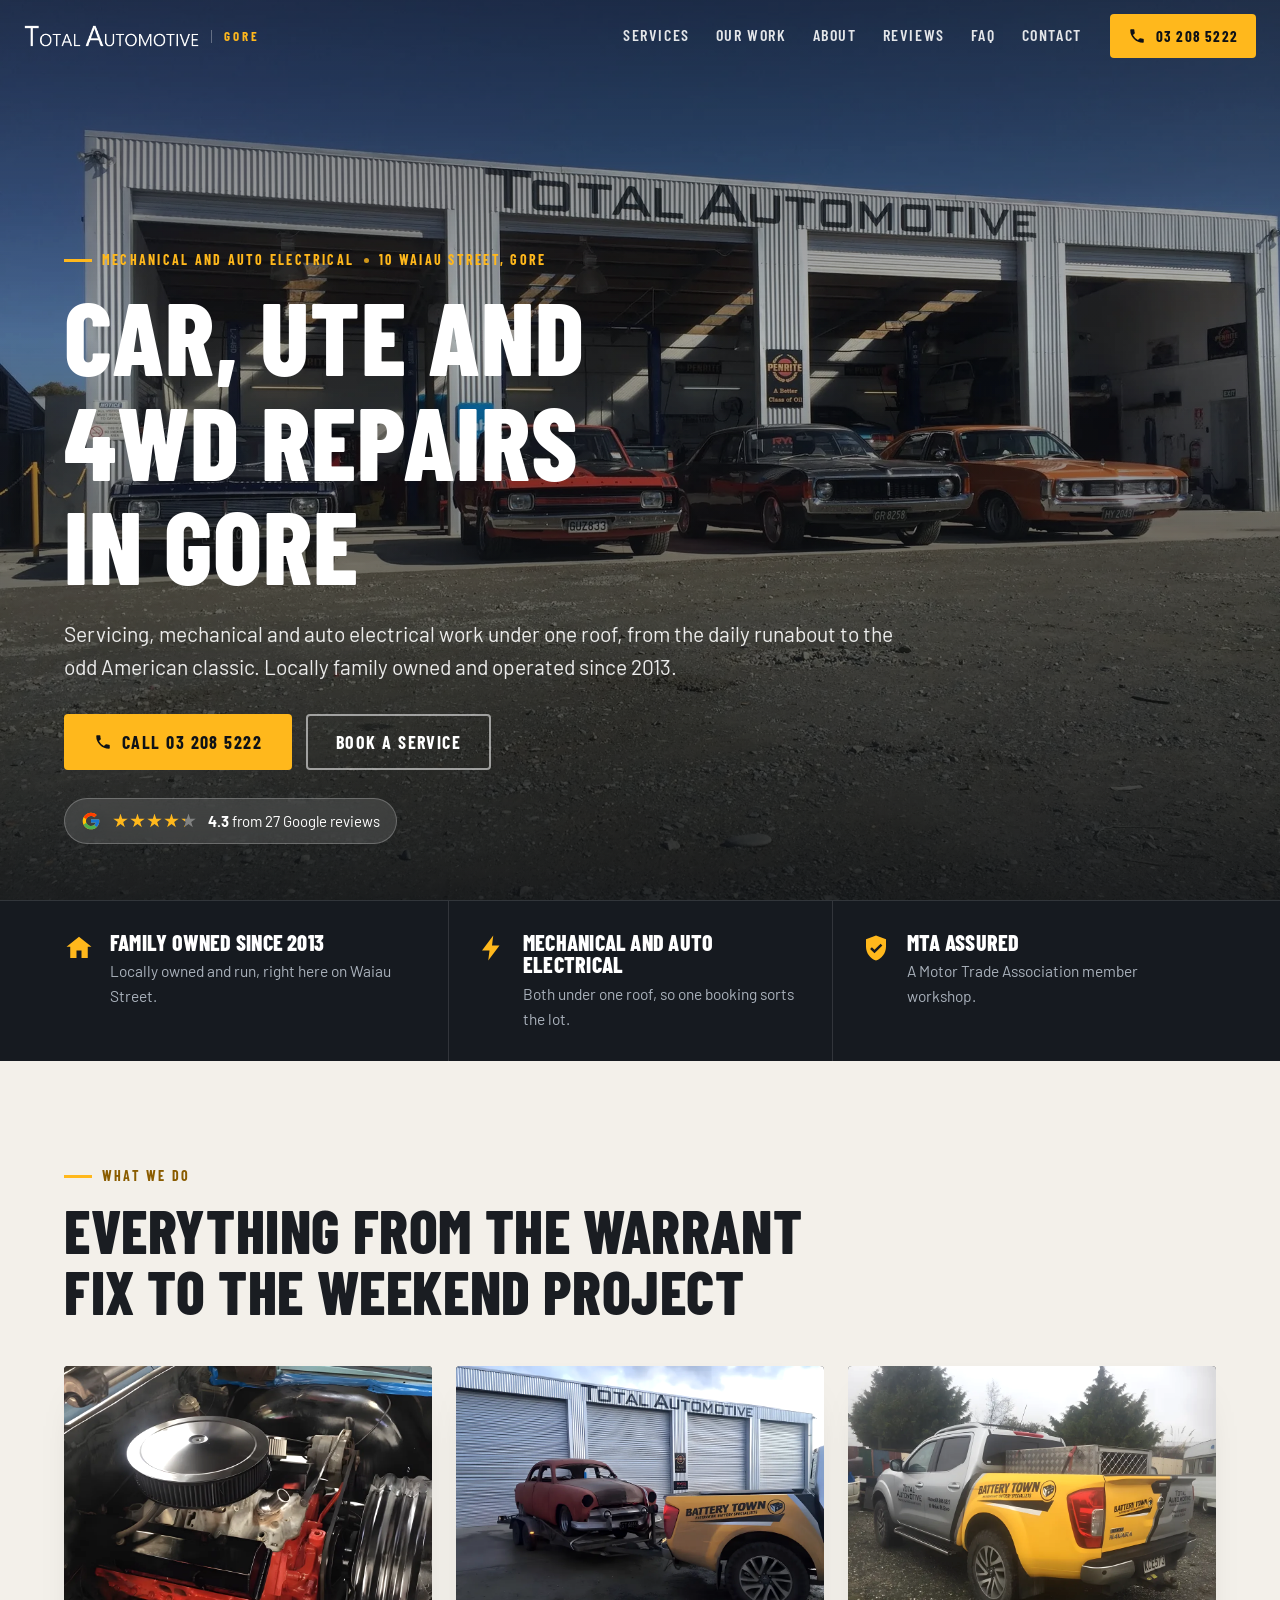
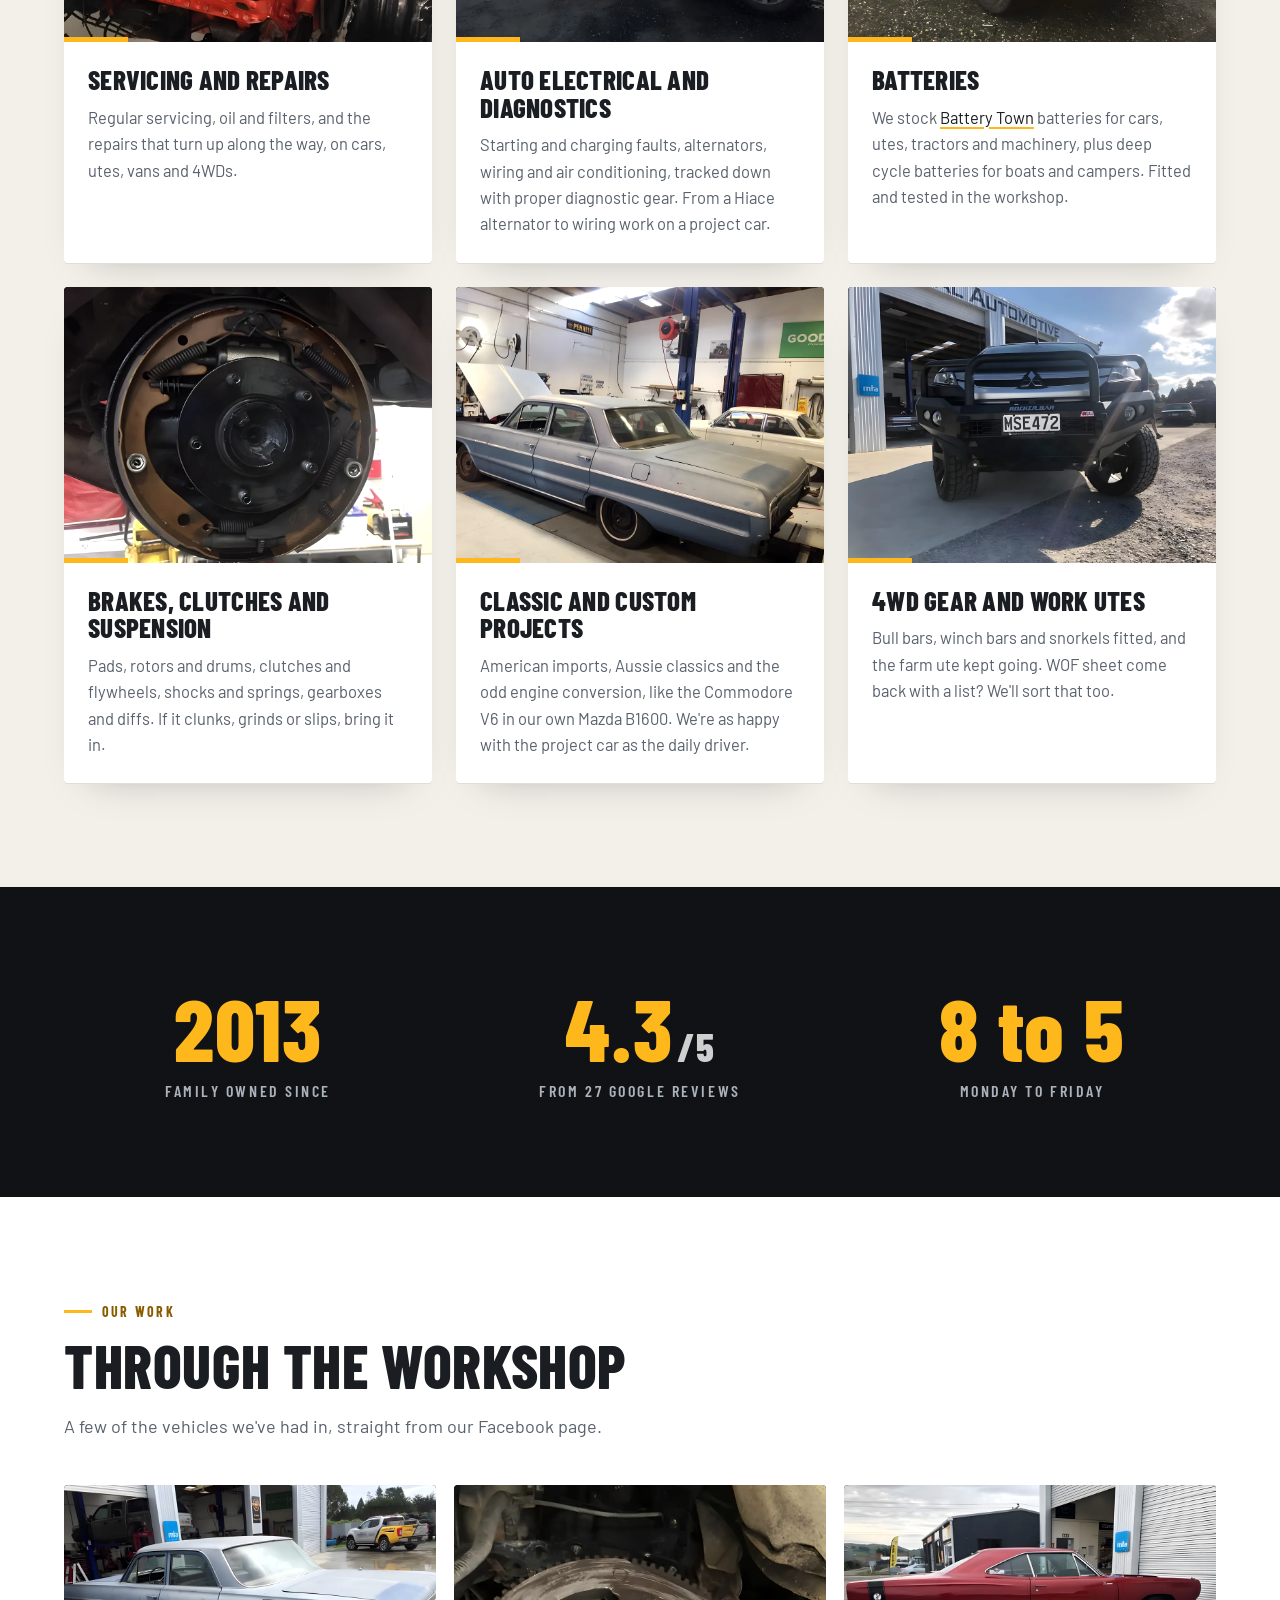
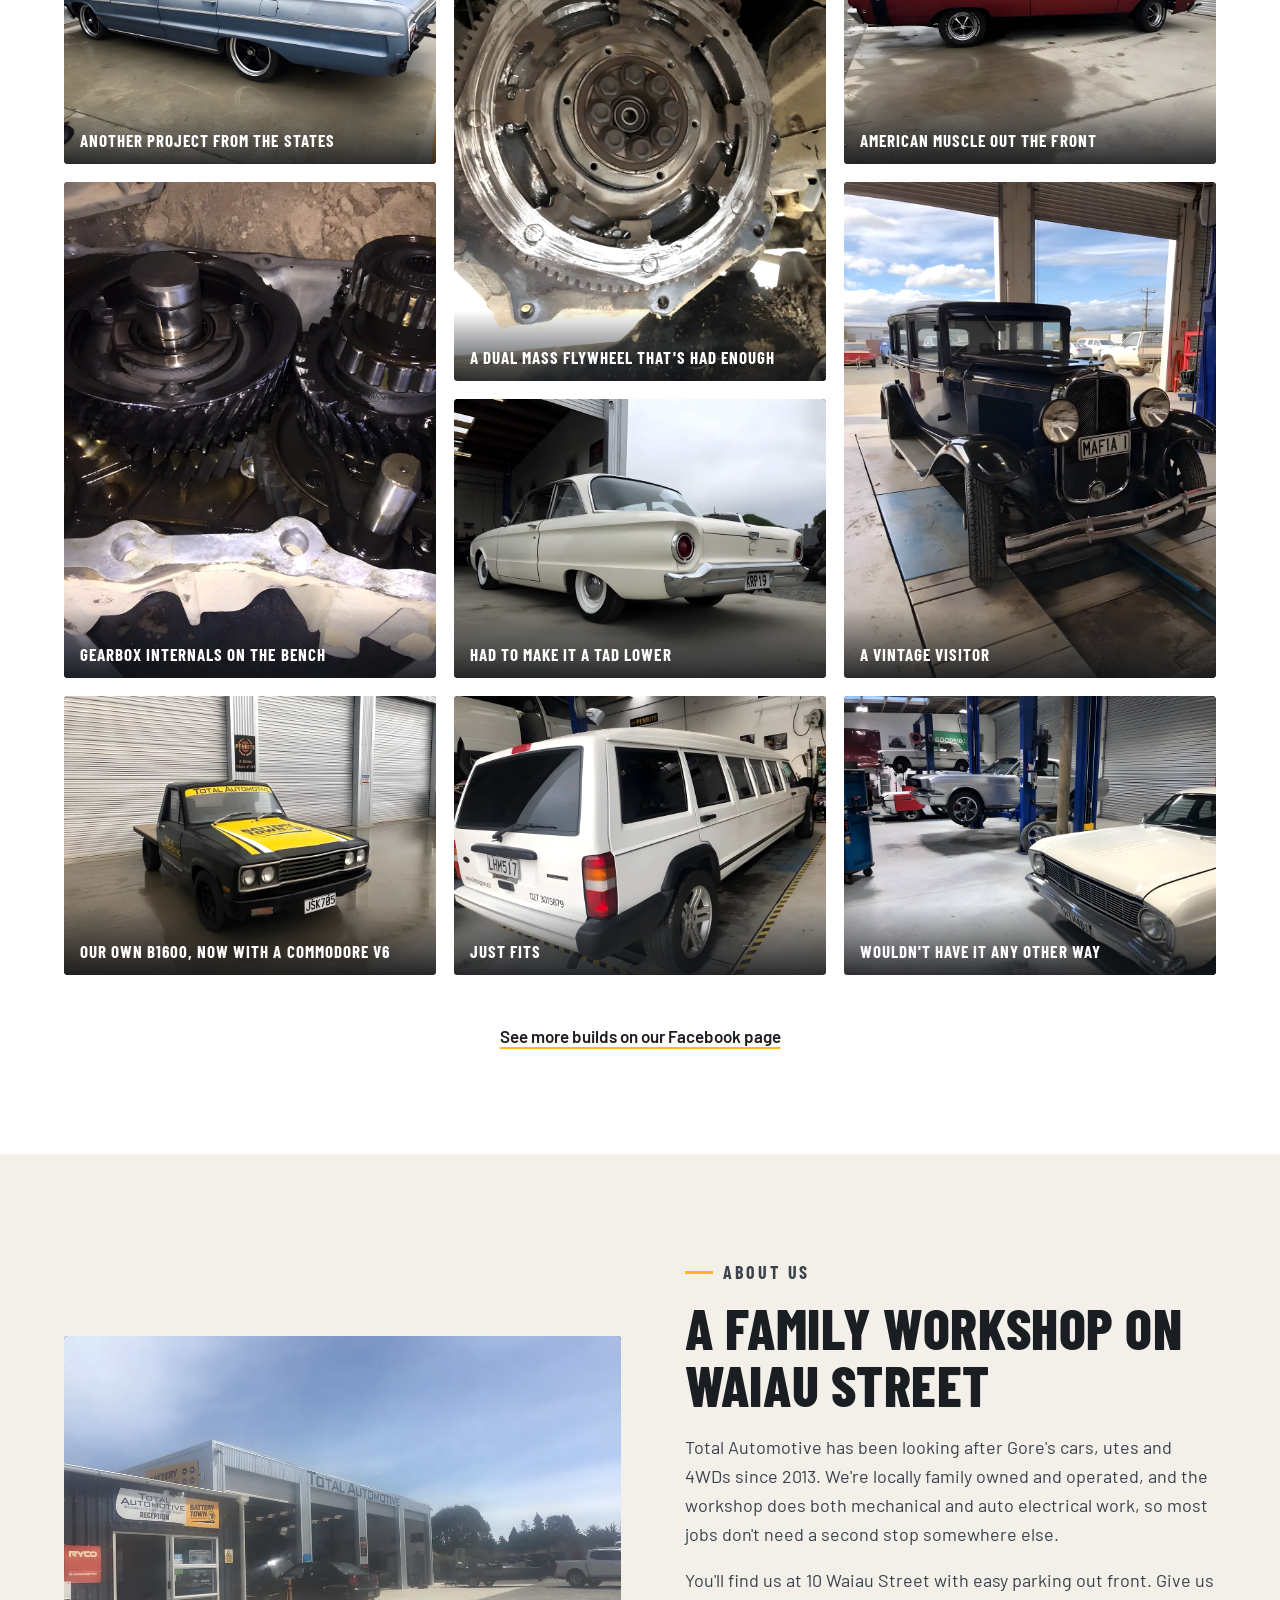
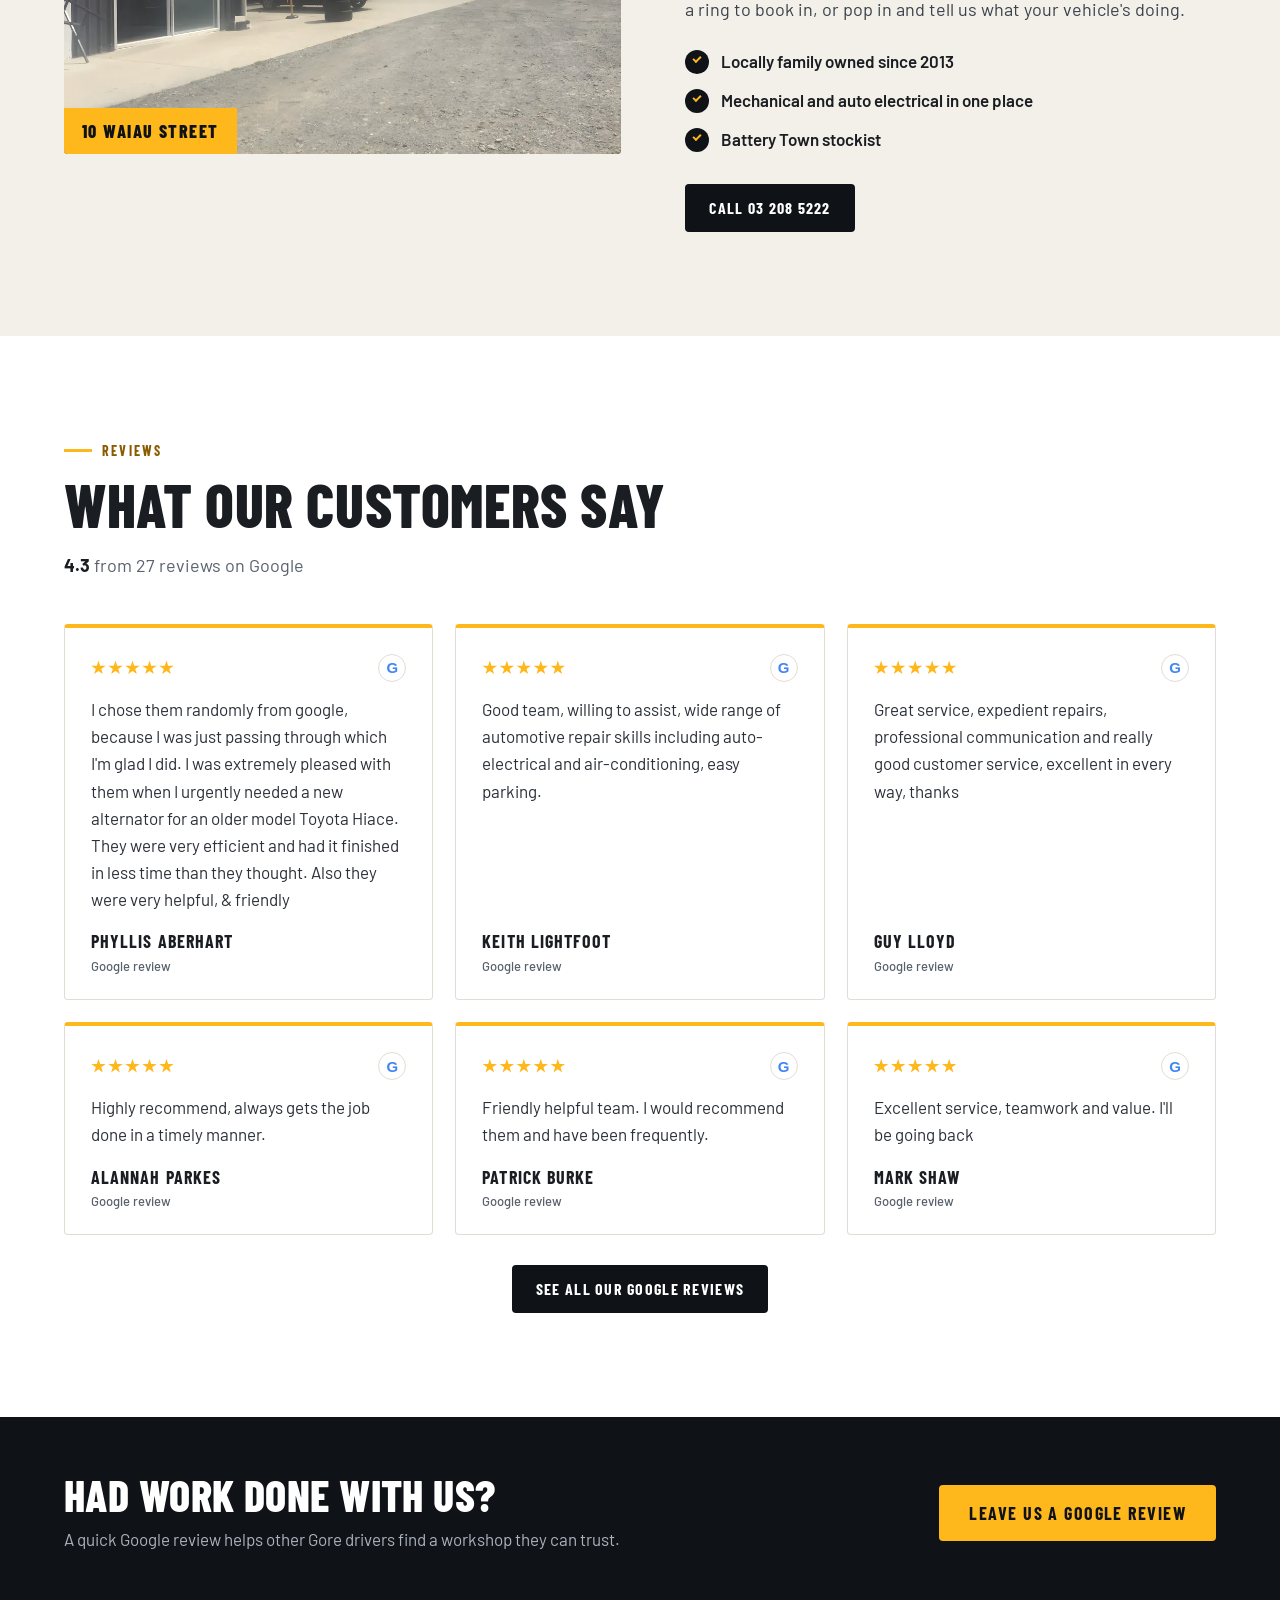
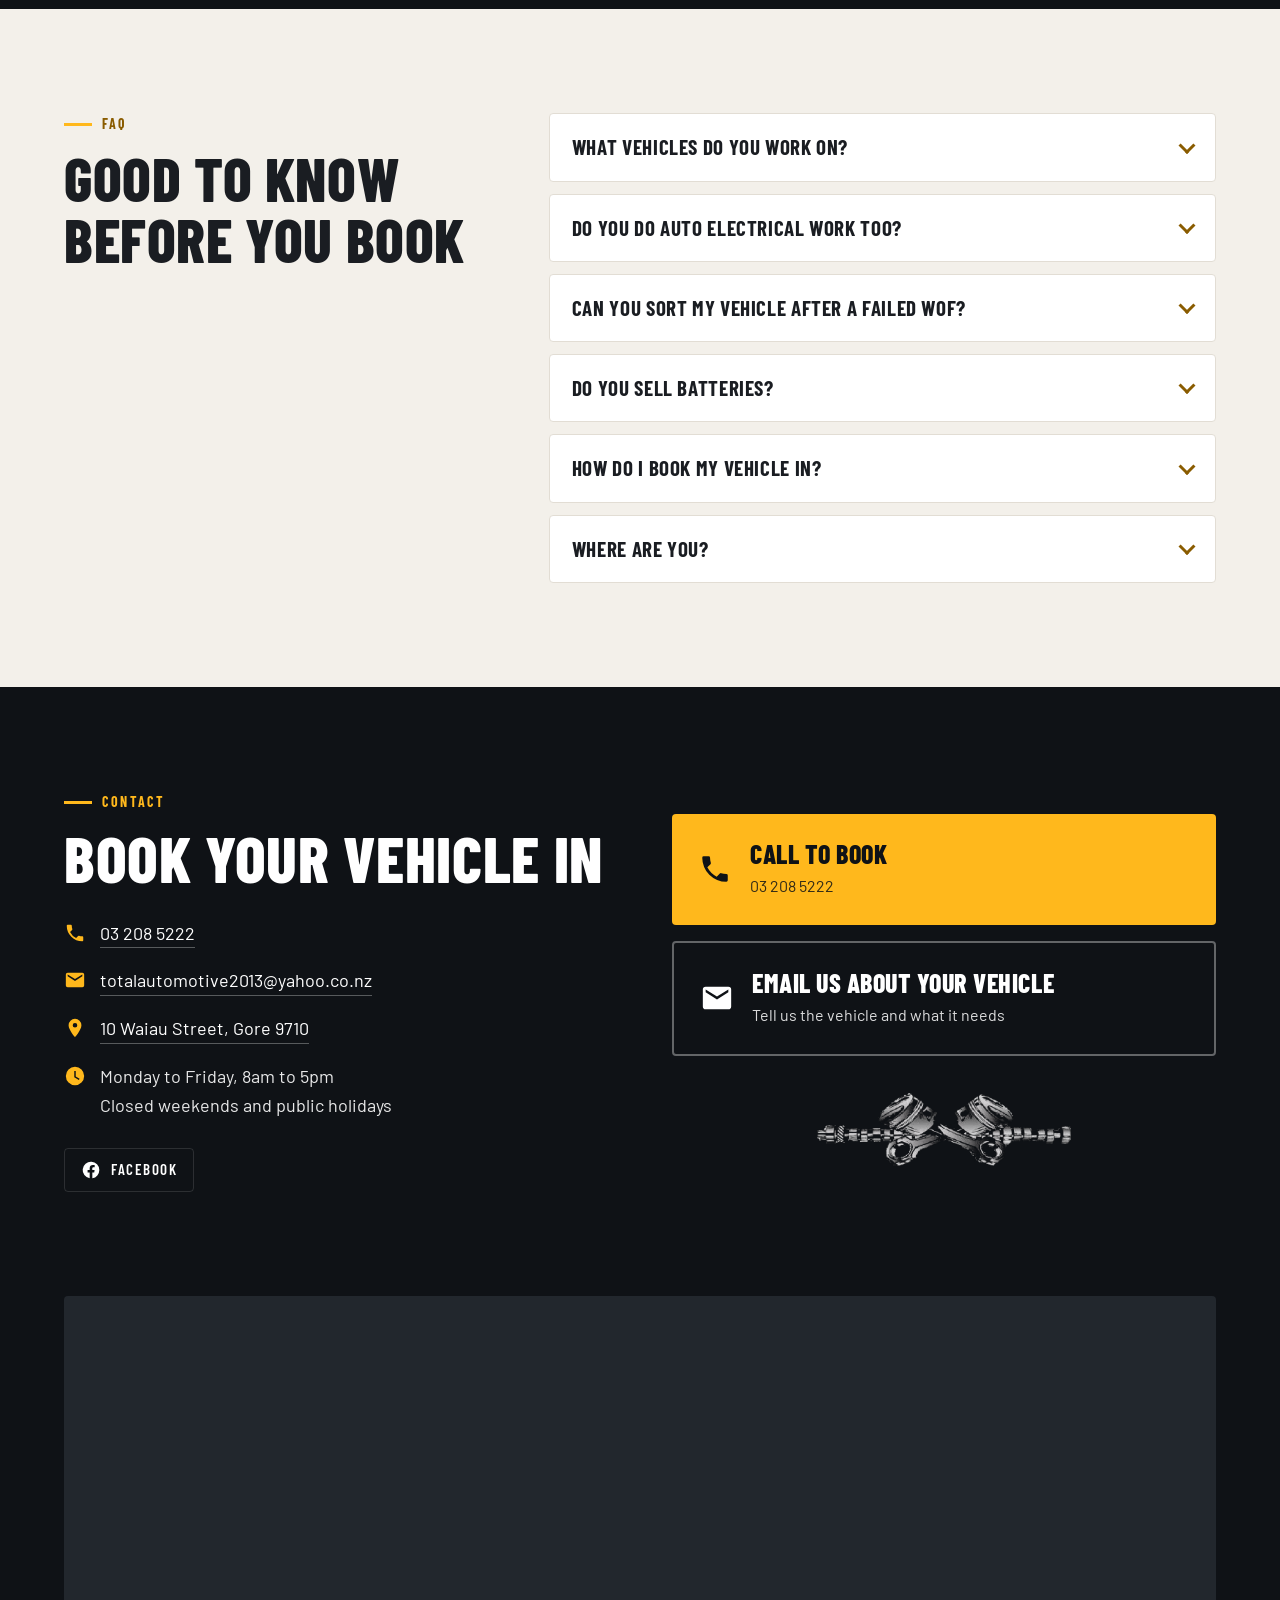
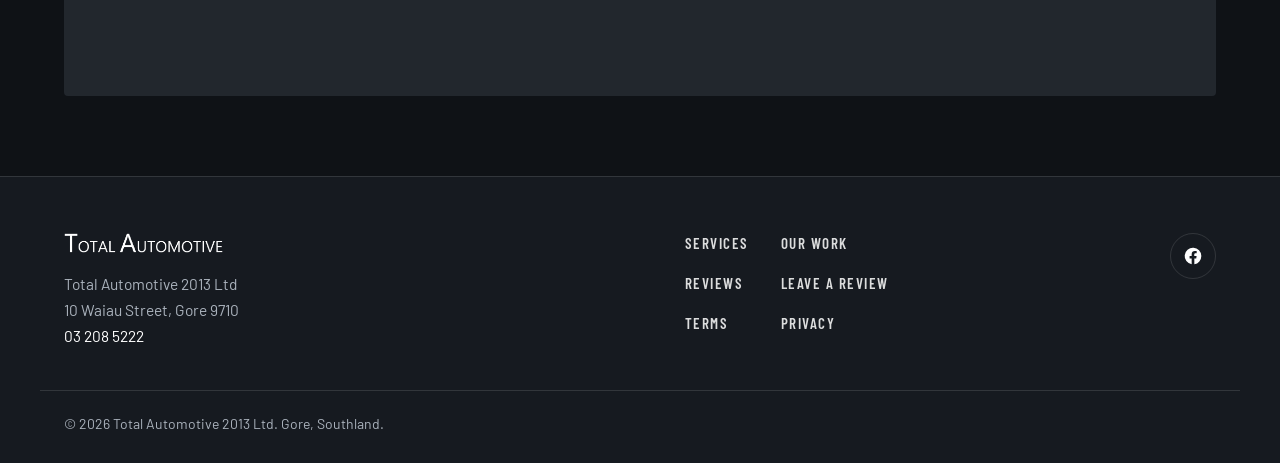
<file: index.html>
<!doctype html>
<html lang="en-NZ">
<head>
<meta charset="utf-8">
<meta name="viewport" content="width=device-width, initial-scale=1">
<title>Total Automotive Gore | Mechanical and Auto Electrical Repairs, Gore</title>
<meta name="description" content="Locally family owned and operated since 2013. Mechanic at 10 Waiau Street, Gore: servicing, mechanical and auto electrical repairs, Battery Town batteries, 4WDs, utes and classic car projects. Call 03 208 5222.">
<meta name="robots" content="noindex, nofollow">
<link rel="canonical" href="https://total-automotive-gore-demo.vercel.app/">
<meta property="og:type" content="website">
<meta property="og:title" content="Total Automotive Gore | Mechanical and Auto Electrical Repairs">
<meta property="og:description" content="Servicing, repairs and auto electrical on Waiau Street, Gore. Family owned since 2013. Call 03 208 5222.">
<meta property="og:url" content="https://total-automotive-gore-demo.vercel.app/">
<meta property="og:image" content="https://total-automotive-gore-demo.vercel.app/img/og.jpg">
<meta property="og:image:width" content="1200">
<meta property="og:image:height" content="630">
<meta name="theme-color" content="#0f1216">
<link rel="icon" href="img/favicon.png" type="image/png">
<link rel="apple-touch-icon" href="img/apple-touch-icon.png">
<link rel="preconnect" href="https://fonts.googleapis.com">
<link rel="preconnect" href="https://fonts.gstatic.com" crossorigin>
<link href="https://fonts.googleapis.com/css2?family=Barlow+Condensed:wght@600;700;800&family=Barlow:wght@400;500;600;700&display=swap" rel="stylesheet">
<link rel="stylesheet" href="style.css">
<link rel="preload" as="image" href="img/hero-1-1920.webp" imagesrcset="img/hero-1-1080.webp 1080w, img/hero-1-1920.webp 1920w" imagesizes="100vw">
<script type="application/ld+json">
{
  "@context": "https://schema.org",
  "@type": "AutoRepair",
  "name": "Total Automotive Gore",
  "legalName": "Total Automotive 2013 Ltd",
  "description": "Locally family owned and operated mechanical and auto electrical workshop in Gore since 2013.",
  "url": "https://total-automotive-gore-demo.vercel.app/",
  "image": "https://total-automotive-gore-demo.vercel.app/img/og.jpg",
  "telephone": "+64 3 208 5222",
  "email": "totalautomotive2013@yahoo.co.nz",
  "foundingDate": "2013",
  "address": {
    "@type": "PostalAddress",
    "streetAddress": "10 Waiau Street",
    "addressLocality": "Gore",
    "postalCode": "9710",
    "addressRegion": "Southland",
    "addressCountry": "NZ"
  },
  "geo": { "@type": "GeoCoordinates", "latitude": -46.1171041, "longitude": 168.926787 },
  "openingHoursSpecification": [
    { "@type": "OpeningHoursSpecification", "dayOfWeek": ["Monday", "Tuesday", "Wednesday", "Thursday", "Friday"], "opens": "08:00", "closes": "17:00" }
  ],
  "areaServed": ["Gore", "Southland"],
  "sameAs": ["https://www.facebook.com/totalautogore"]
}
</script>
<script type="application/ld+json">
{
  "@context": "https://schema.org",
  "@type": "FAQPage",
  "mainEntity": [
    { "@type": "Question", "name": "What vehicles do you work on?", "acceptedAnswer": { "@type": "Answer", "text": "Cars, utes, vans and 4WDs, plus the odd classic or American import. If you're not sure, give us a ring on 03 208 5222." } },
    { "@type": "Question", "name": "Do you do auto electrical work too?", "acceptedAnswer": { "@type": "Answer", "text": "Yes. Mechanical and auto electrical repairs are both done in our workshop, from batteries, alternators and starter motors to wiring faults and air conditioning." } },
    { "@type": "Question", "name": "Can you sort my vehicle after a failed WOF?", "acceptedAnswer": { "@type": "Answer", "text": "Yes. Bring in your WOF check sheet and we'll quote and fix what's needed, so you're ready for the recheck." } },
    { "@type": "Question", "name": "Do you sell batteries?", "acceptedAnswer": { "@type": "Answer", "text": "Yes. We stock Battery Town batteries for cars, utes, tractors and machinery, plus deep cycle batteries for boats and campers." } },
    { "@type": "Question", "name": "How do I book my vehicle in?", "acceptedAnswer": { "@type": "Answer", "text": "Call us on 03 208 5222 or email us, Monday to Friday, 8am to 5pm. December books up fast, so get in early if you need your vehicle sorted before the holidays." } },
    { "@type": "Question", "name": "Where are you?", "acceptedAnswer": { "@type": "Answer", "text": "We're at 10 Waiau Street, Gore 9710, with easy parking out front." } }
  ]
}
</script>
</head>
<body>
<a class="skip" href="#main">Skip to content</a>

<header class="nav">
  <div class="nav-in">
    <a class="brand" href="#top" aria-label="Total Automotive Gore, back to top">
      <img src="img/logo-wordmark.png" width="1224" height="154" alt="Total Automotive">
      <span class="brand-sub">Gore</span>
    </a>
    <nav class="links" id="menu" aria-label="Main">
      <a href="#services">Services</a>
      <a href="#work">Our work</a>
      <a href="#about">About</a>
      <a href="#reviews">Reviews</a>
      <a href="#faq">FAQ</a>
      <a href="#contact">Contact</a>
    </nav>
    <a class="btn btn-amber nav-call" href="tel:+6432085222" aria-label="Call 03 208 5222">
      <svg viewBox="0 0 24 24" aria-hidden="true"><path d="M6.6 10.8a15.1 15.1 0 0 0 6.6 6.6l2.2-2.2a1 1 0 0 1 1-.25 11.4 11.4 0 0 0 3.6.57 1 1 0 0 1 1 1V20a1 1 0 0 1-1 1A17 17 0 0 1 3 4a1 1 0 0 1 1-1h3.5a1 1 0 0 1 1 1c0 1.25.2 2.45.57 3.6a1 1 0 0 1-.25 1z"/></svg>
      <span>03 208 5222</span>
    </a>
    <button class="burger" type="button" aria-label="Open the menu" aria-expanded="false" aria-controls="menu"><span></span><span></span><span></span></button>
  </div>
</header>

<main id="main">

<section class="hero" aria-label="Total Automotive Gore">
  <div class="slides" aria-hidden="true">
    <img class="slide is-on" src="img/hero-1-1920.webp" srcset="img/hero-1-1080.webp 1080w, img/hero-1-1920.webp 1920w" sizes="100vw" width="1920" height="1440" alt="" fetchpriority="high">
    <img class="slide" src="img/hero-2-1920.webp" srcset="img/hero-2-1080.webp 1080w, img/hero-2-1920.webp 1920w" sizes="100vw" width="1920" height="1440" alt="" loading="lazy">
    <img class="slide" src="img/hero-3-1920.webp" srcset="img/hero-3-1080.webp 1080w, img/hero-3-1920.webp 1920w" sizes="100vw" width="1920" height="1440" alt="" loading="lazy">
  </div>
  <div class="hero-in">
    <p class="eyebrow">Mechanical and auto electrical <span class="dot"></span> <span class="eb-addr">10 Waiau Street, Gore</span></p>
    <h1>Car, ute and 4WD repairs in Gore</h1>
    <p class="lede">Servicing, mechanical and auto electrical work under one roof, from the daily runabout to the odd American classic. Locally family owned and operated since 2013.</p>
    <div class="cta-row">
      <a class="btn btn-amber btn-lg" href="tel:+6432085222">
        <svg viewBox="0 0 24 24" aria-hidden="true"><path d="M6.6 10.8a15.1 15.1 0 0 0 6.6 6.6l2.2-2.2a1 1 0 0 1 1-.25 11.4 11.4 0 0 0 3.6.57 1 1 0 0 1 1 1V20a1 1 0 0 1-1 1A17 17 0 0 1 3 4a1 1 0 0 1 1-1h3.5a1 1 0 0 1 1 1c0 1.25.2 2.45.57 3.6a1 1 0 0 1-.25 1z"/></svg>
        Call 03 208 5222
      </a>
      <a class="btn btn-ghost btn-lg" href="#contact">Book a service</a>
    </div>
    <a class="rating" href="https://www.google.com/maps/search/?api=1&amp;query=Total+Automotive+Gore&amp;query_place_id=ChIJqR2YcZM6DW0Rd6-6Wm7XKKQ" target="_blank" rel="noopener">
      <span class="g" aria-hidden="true"><svg viewBox="0 0 48 48"><path fill="#FFC107" d="M43.6 20.5H42V20H24v8h11.3C33.7 32.7 29.2 36 24 36c-6.6 0-12-5.4-12-12s5.4-12 12-12c3.1 0 5.8 1.2 7.9 3.1l5.7-5.7C34 6.1 29.3 4 24 4 12.9 4 4 12.9 4 24s8.9 20 20 20 20-8.9 20-20c0-1.3-.1-2.4-.4-3.5z"/><path fill="#FF3D00" d="m6.3 14.7 6.6 4.8C14.7 15.1 19 12 24 12c3.1 0 5.8 1.2 7.9 3.1l5.7-5.7C34 6.1 29.3 4 24 4 16.3 4 9.7 8.3 6.3 14.7z"/><path fill="#4CAF50" d="M24 44c5.2 0 9.9-2 13.4-5.2l-6.2-5.2A11.9 11.9 0 0 1 24 36c-5.2 0-9.6-3.3-11.3-7.9l-6.5 5C9.5 39.6 16.2 44 24 44z"/><path fill="#1976D2" d="M43.6 20.5H42V20H24v8h11.3a12 12 0 0 1-4.1 5.6l6.2 5.2C37 39.2 44 34 44 24c0-1.3-.1-2.4-.4-3.5z"/></svg></span>
      <span class="stars" aria-hidden="true"><i></i><i></i><i></i><i></i><i class="part"></i></span>
      <span><strong>4.3</strong> from 27 Google reviews</span>
    </a>
  </div>
</section>

<section class="trust" aria-label="Why Gore drivers use us">
  <div class="wrap trust-in">
    <div class="t">
      <svg viewBox="0 0 24 24" aria-hidden="true"><path d="M12 3 2 11h3v9h5v-6h4v6h5v-9h3z"/></svg>
      <div><h2>Family owned since 2013</h2><p>Locally owned and run, right here on Waiau Street.</p></div>
    </div>
    <div class="t">
      <svg viewBox="0 0 24 24" aria-hidden="true"><path d="M13 2 4 14h6l-1 8 9-12h-6z"/></svg>
      <div><h2>Mechanical and auto electrical</h2><p>Both under one roof, so one booking sorts the lot.</p></div>
    </div>
    <div class="t">
      <svg viewBox="0 0 24 24" aria-hidden="true"><path d="M12 2 4 5v6c0 5 3.4 9.7 8 11 4.6-1.3 8-6 8-11V5zm-1.2 14.2-3.5-3.5 1.4-1.4 2.1 2.1 4.9-4.9 1.4 1.4z"/></svg>
      <div><h2>MTA Assured</h2><p>A Motor Trade Association member workshop.</p></div>
    </div>
  </div>
</section>

<section class="services" id="services">
  <div class="wrap">
    <div class="head">
      <p class="eyebrow">What we do</p>
      <h2>Everything from the warrant fix to the weekend project</h2>
    </div>
    <div class="cards">
      <article class="card">
        <div class="ph"><img src="img/svc-servicing-1080.webp" srcset="img/svc-servicing-1080.webp 1080w, img/svc-servicing-1920.webp 1920w" sizes="(max-width: 700px) 100vw, 33vw" width="1080" height="810" alt="A V8 engine bay in the Total Automotive workshop" loading="lazy"></div>
        <div class="body"><h3>Servicing and repairs</h3><p>Regular servicing, oil and filters, and the repairs that turn up along the way, on cars, utes, vans and 4WDs.</p></div>
      </article>
      <article class="card">
        <div class="ph"><img src="img/svc-electrical-1080.webp" srcset="img/svc-electrical-1080.webp 1080w, img/svc-electrical-1920.webp 1920w" sizes="(max-width: 700px) 100vw, 33vw" width="1080" height="810" alt="A classic car project arriving on a trailer behind the Battery Town ute, in for wiring work" loading="lazy"></div>
        <div class="body"><h3>Auto electrical and diagnostics</h3><p>Starting and charging faults, alternators, wiring and air conditioning, tracked down with proper diagnostic gear. From a Hiace alternator to wiring work on a project car.</p></div>
      </article>
      <article class="card">
        <div class="ph"><img src="img/svc-batteries-1080.webp" srcset="img/svc-batteries-1080.webp 1080w, img/svc-batteries-1920.webp 1920w" sizes="(max-width: 700px) 100vw, 33vw" width="1080" height="810" alt="The Total Automotive Battery Town ute" loading="lazy"></div>
        <div class="body"><h3>Batteries</h3><p>We stock <a href="https://www.batterytown.co.nz/" target="_blank" rel="noopener">Battery Town</a> batteries for cars, utes, tractors and machinery, plus deep cycle batteries for boats and campers. Fitted and tested in the workshop.</p></div>
      </article>
      <article class="card">
        <div class="ph"><img src="img/svc-brakes-1080.webp" srcset="img/svc-brakes-1080.webp 1080w, img/svc-brakes-1920.webp 1920w" sizes="(max-width: 700px) 100vw, 33vw" width="1080" height="810" alt="Drum brake work on a hoist" loading="lazy"></div>
        <div class="body"><h3>Brakes, clutches and suspension</h3><p>Pads, rotors and drums, clutches and flywheels, shocks and springs, gearboxes and diffs. If it clunks, grinds or slips, bring it in.</p></div>
      </article>
      <article class="card">
        <div class="ph"><img src="img/svc-classics-1080.webp" srcset="img/svc-classics-1080.webp 1080w, img/svc-classics-1920.webp 1920w" sizes="(max-width: 700px) 100vw, 33vw" width="1080" height="810" alt="A blue project car from the States in the workshop" loading="lazy"></div>
        <div class="body"><h3>Classic and custom projects</h3><p>American imports, Aussie classics and the odd engine conversion, like the Commodore V6 in our own Mazda B1600. We're as happy with the project car as the daily driver.</p></div>
      </article>
      <article class="card">
        <div class="ph"><img src="img/svc-4wd-1080.webp" srcset="img/svc-4wd-1080.webp 1080w, img/svc-4wd-1920.webp 1920w" sizes="(max-width: 700px) 100vw, 33vw" width="1080" height="810" alt="A black Mitsubishi Triton with a bull bar fitted" loading="lazy"></div>
        <div class="body"><h3>4WD gear and work utes</h3><p>Bull bars, winch bars and snorkels fitted, and the farm ute kept going. WOF sheet come back with a list? We'll sort that too.</p></div>
      </article>
    </div>
  </div>
</section>

<section class="band" aria-label="Total Automotive at a glance">
  <div class="band-bg" aria-hidden="true"></div>
  <div class="wrap band-in">
    <div class="stat"><strong>2013</strong><span>Family owned since</span></div>
    <div class="stat"><strong>4.3<small>/5</small></strong><span>From 27 Google reviews</span></div>
    <div class="stat"><strong>8 to 5</strong><span>Monday to Friday</span></div>
  </div>
</section>

<section class="work" id="work">
  <div class="wrap">
    <div class="head">
      <p class="eyebrow">Our work</p>
      <h2>Through the workshop</h2>
      <p class="sub">A few of the vehicles we've had in, straight from our Facebook page.</p>
    </div>
    <div class="masonry">
      <figure><img src="img/work-impala-1080.webp" width="1080" height="810" alt="The blue project car parked out the front of the workshop" loading="lazy"><figcaption>Another project from the States</figcaption></figure>
      <figure><img src="img/work-gears-1080.webp" width="1080" height="1440" alt="Gearbox internals on the bench" loading="lazy"><figcaption>Gearbox internals on the bench</figcaption></figure>
      <figure><img src="img/work-b1600-1080.webp" width="1080" height="810" alt="The Total Automotive Mazda B1600 with a Commodore V6 conversion" loading="lazy"><figcaption>Our own B1600, now with a Commodore V6</figcaption></figure>
      <figure><img src="img/work-flywheel-1080.webp" width="1080" height="1440" alt="A worn dual mass flywheel" loading="lazy"><figcaption>A dual mass flywheel that's had enough</figcaption></figure>
      <figure><img src="img/work-falcon-1080.webp" width="1080" height="810" alt="A white classic Ford, lowered" loading="lazy"><figcaption>Had to make it a tad lower</figcaption></figure>
      <figure><img src="img/work-limo-1080.webp" width="1080" height="810" alt="A white stretch limousine in the workshop" loading="lazy"><figcaption>Just fits</figcaption></figure>
      <figure><img src="img/work-muscle-1080.webp" width="1080" height="810" alt="A red classic American muscle car outside the Total Automotive workshop" loading="lazy"><figcaption>American muscle out the front</figcaption></figure>
      <figure><img src="img/work-vintage-1080.webp" width="1080" height="1440" alt="A vintage car in the workshop" loading="lazy"><figcaption>A vintage visitor</figcaption></figure>
      <figure><img src="img/work-falcon2-1080.webp" width="1080" height="810" alt="A pre 1969 Ford Falcon in the workshop" loading="lazy"><figcaption>Wouldn't have it any other way</figcaption></figure>
    </div>
    <p class="more"><a href="https://www.facebook.com/totalautogore" target="_blank" rel="noopener">See more builds on our Facebook page</a></p>
  </div>
</section>

<section class="about" id="about">
  <div class="wrap about-in">
    <div class="about-ph">
      <img src="img/about-1080.webp" srcset="img/about-1080.webp 1080w, img/about-1920.webp 1920w" sizes="(max-width: 900px) 100vw, 50vw" width="1080" height="810" alt="The Total Automotive reception and workshop on Waiau Street, Gore" loading="lazy">
      <span class="tag">10 Waiau Street</span>
    </div>
    <div class="about-copy">
      <p class="eyebrow">About us</p>
      <h2>A family workshop on Waiau Street</h2>
      <p>Total Automotive has been looking after Gore's cars, utes and 4WDs since 2013. We're locally family owned and operated, and the workshop does both mechanical and auto electrical work, so most jobs don't need a second stop somewhere else.</p>
      <p>You'll find us at 10 Waiau Street with easy parking out front. Give us a ring to book in, or pop in and tell us what your vehicle's doing.</p>
      <ul class="checks">
        <li>Locally family owned since 2013</li>
        <li>Mechanical and auto electrical in one place</li>
        <li>Battery Town stockist</li>
      </ul>
      <a class="btn btn-dark" href="tel:+6432085222">Call 03 208 5222</a>
    </div>
  </div>
</section>

<section class="reviews" id="reviews">
  <div class="wrap">
    <div class="head">
      <p class="eyebrow">Reviews</p>
      <h2>What our customers say</h2>
      <p class="sub"><strong>4.3</strong> from 27 reviews on Google</p>
    </div>
    <div class="rgrid">
      <figure class="review">
        <div class="r-top"><span class="stars" aria-label="5 stars"><i></i><i></i><i></i><i></i><i></i></span><span class="gmark" aria-hidden="true">G</span></div>
        <blockquote>I chose them randomly from google, because I was just passing through which I'm glad I did. I was extremely pleased with them when I urgently needed a new alternator for an older model Toyota Hiace. They were very efficient and had it finished in less time than they thought. Also they were very helpful, &amp; friendly</blockquote>
        <figcaption>Phyllis Aberhart <span>Google review</span></figcaption>
      </figure>
      <figure class="review">
        <div class="r-top"><span class="stars" aria-label="5 stars"><i></i><i></i><i></i><i></i><i></i></span><span class="gmark" aria-hidden="true">G</span></div>
        <blockquote>Good team, willing to assist, wide range of automotive repair skills including auto-electrical and air-conditioning, easy parking.</blockquote>
        <figcaption>Keith Lightfoot <span>Google review</span></figcaption>
      </figure>
      <figure class="review">
        <div class="r-top"><span class="stars" aria-label="5 stars"><i></i><i></i><i></i><i></i><i></i></span><span class="gmark" aria-hidden="true">G</span></div>
        <blockquote>Great service, expedient repairs, professional communication and really good customer service, excellent in every way, thanks</blockquote>
        <figcaption>Guy Lloyd <span>Google review</span></figcaption>
      </figure>
      <figure class="review">
        <div class="r-top"><span class="stars" aria-label="5 stars"><i></i><i></i><i></i><i></i><i></i></span><span class="gmark" aria-hidden="true">G</span></div>
        <blockquote>Highly recommend, always gets the job done in a timely manner.</blockquote>
        <figcaption>Alannah Parkes <span>Google review</span></figcaption>
      </figure>
      <figure class="review">
        <div class="r-top"><span class="stars" aria-label="5 stars"><i></i><i></i><i></i><i></i><i></i></span><span class="gmark" aria-hidden="true">G</span></div>
        <blockquote>Friendly helpful team. I would recommend them and have been frequently.</blockquote>
        <figcaption>Patrick Burke <span>Google review</span></figcaption>
      </figure>
      <figure class="review">
        <div class="r-top"><span class="stars" aria-label="5 stars"><i></i><i></i><i></i><i></i><i></i></span><span class="gmark" aria-hidden="true">G</span></div>
        <blockquote>Excellent service, teamwork and value. I'll be going back</blockquote>
        <figcaption>Mark Shaw <span>Google review</span></figcaption>
      </figure>
    </div>
    <p class="more"><a class="btn btn-dark" href="https://www.google.com/maps/search/?api=1&amp;query=Total+Automotive+Gore&amp;query_place_id=ChIJqR2YcZM6DW0Rd6-6Wm7XKKQ" target="_blank" rel="noopener">See all our Google reviews</a></p>
  </div>
</section>

<section class="leave" aria-label="Leave us a review">
  <div class="wrap leave-in">
    <div>
      <h2>Had work done with us?</h2>
      <p>A quick Google review helps other Gore drivers find a workshop they can trust.</p>
    </div>
    <a class="btn btn-amber btn-lg" href="https://search.google.com/local/writereview?placeid=ChIJqR2YcZM6DW0Rd6-6Wm7XKKQ" target="_blank" rel="noopener">Leave us a Google review</a>
  </div>
</section>

<section class="faq" id="faq">
  <div class="wrap faq-in">
    <div class="head">
      <p class="eyebrow">FAQ</p>
      <h2>Good to know before you book</h2>
    </div>
    <div class="qs">
      <details>
        <summary>What vehicles do you work on?</summary>
        <p>Cars, utes, vans and 4WDs, plus the odd classic or American import. If you're not sure, give us a ring on <a href="tel:+6432085222">03 208 5222</a>.</p>
      </details>
      <details>
        <summary>Do you do auto electrical work too?</summary>
        <p>Yes. Mechanical and auto electrical repairs are both done in our workshop, from batteries, alternators and starter motors to wiring faults and air conditioning.</p>
      </details>
      <details>
        <summary>Can you sort my vehicle after a failed WOF?</summary>
        <p>Yes. Bring in your WOF check sheet and we'll quote and fix what's needed, so you're ready for the recheck.</p>
      </details>
      <details>
        <summary>Do you sell batteries?</summary>
        <p>Yes. We stock Battery Town batteries for cars, utes, tractors and machinery, plus deep cycle batteries for boats and campers.</p>
      </details>
      <details>
        <summary>How do I book my vehicle in?</summary>
        <p>Call us on <a href="tel:+6432085222">03 208 5222</a> or <a href="https://mail.google.com/mail/?view=cm&amp;fs=1&amp;to=totalautomotive2013%40yahoo.co.nz&amp;su=Booking%20enquiry&amp;body=Hi%20Total%20Automotive%2C%0A%0AI%27d%20like%20to%20book%20my%20vehicle%20in.%0A%0AVehicle%3A%0AWhat%20it%20needs%3A%0ABest%20number%20to%20reach%20me%3A%0A%0AThanks" target="_blank" rel="noopener">email us</a>, Monday to Friday, 8am to 5pm. December books up fast, so get in early if you need your vehicle sorted before the holidays.</p>
      </details>
      <details>
        <summary>Where are you?</summary>
        <p>We're at 10 Waiau Street, Gore 9710, with easy parking out front. <a href="https://www.google.com/maps/dir/?api=1&amp;destination=Total+Automotive+Gore&amp;destination_place_id=ChIJqR2YcZM6DW0Rd6-6Wm7XKKQ" target="_blank" rel="noopener">Get directions</a>.</p>
      </details>
    </div>
  </div>
</section>

<section class="contact" id="contact">
  <div class="wrap contact-in">
    <div class="c-info">
      <p class="eyebrow">Contact</p>
      <h2>Book your vehicle in</h2>
      <ul class="rows">
        <li><svg viewBox="0 0 24 24" aria-hidden="true"><path d="M6.6 10.8a15.1 15.1 0 0 0 6.6 6.6l2.2-2.2a1 1 0 0 1 1-.25 11.4 11.4 0 0 0 3.6.57 1 1 0 0 1 1 1V20a1 1 0 0 1-1 1A17 17 0 0 1 3 4a1 1 0 0 1 1-1h3.5a1 1 0 0 1 1 1c0 1.25.2 2.45.57 3.6a1 1 0 0 1-.25 1z"/></svg><a href="tel:+6432085222">03 208 5222</a></li>
        <li><svg viewBox="0 0 24 24" aria-hidden="true"><path d="M20 4H4a2 2 0 0 0-2 2v12a2 2 0 0 0 2 2h16a2 2 0 0 0 2-2V6a2 2 0 0 0-2-2zm0 4-8 5-8-5V6l8 5 8-5z"/></svg><a href="https://mail.google.com/mail/?view=cm&amp;fs=1&amp;to=totalautomotive2013%40yahoo.co.nz&amp;su=Booking%20enquiry&amp;body=Hi%20Total%20Automotive%2C%0A%0AI%27d%20like%20to%20book%20my%20vehicle%20in.%0A%0AVehicle%3A%0AWhat%20it%20needs%3A%0ABest%20number%20to%20reach%20me%3A%0A%0AThanks" target="_blank" rel="noopener">totalautomotive2013&#64;yahoo.co.nz</a></li>
        <li><svg viewBox="0 0 24 24" aria-hidden="true"><path d="M12 2a7 7 0 0 0-7 7c0 5.2 7 13 7 13s7-7.8 7-13a7 7 0 0 0-7-7zm0 9.5A2.5 2.5 0 1 1 12 6.5a2.5 2.5 0 0 1 0 5z"/></svg><a href="https://www.google.com/maps/search/?api=1&amp;query=Total+Automotive+Gore&amp;query_place_id=ChIJqR2YcZM6DW0Rd6-6Wm7XKKQ" target="_blank" rel="noopener">10 Waiau Street, Gore 9710</a></li>
        <li><svg viewBox="0 0 24 24" aria-hidden="true"><path fill-rule="evenodd" d="M12 2a10 10 0 1 0 10 10A10 10 0 0 0 12 2zm.8 10.6V6.5h-1.6v6.8l5 3 .8-1.3z"/></svg><span>Monday to Friday, 8am to 5pm<br>Closed weekends and public holidays</span></li>
      </ul>
      <div class="social">
        <a href="https://www.facebook.com/totalautogore" target="_blank" rel="noopener" aria-label="Total Automotive Gore on Facebook"><svg viewBox="0 0 24 24" aria-hidden="true"><path d="M22 12a10 10 0 1 0-11.6 9.9v-7H7.9V12h2.5V9.8c0-2.5 1.5-3.9 3.8-3.9 1.1 0 2.2.2 2.2.2v2.5h-1.3c-1.2 0-1.6.8-1.6 1.6V12h2.8l-.4 2.9h-2.3v7A10 10 0 0 0 22 12z"/></svg><span>Facebook</span></a>
      </div>
    </div>
    <div class="c-cta">
      <a class="big call" href="tel:+6432085222">
        <svg viewBox="0 0 24 24" aria-hidden="true"><path d="M6.6 10.8a15.1 15.1 0 0 0 6.6 6.6l2.2-2.2a1 1 0 0 1 1-.25 11.4 11.4 0 0 0 3.6.57 1 1 0 0 1 1 1V20a1 1 0 0 1-1 1A17 17 0 0 1 3 4a1 1 0 0 1 1-1h3.5a1 1 0 0 1 1 1c0 1.25.2 2.45.57 3.6a1 1 0 0 1-.25 1z"/></svg>
        <span><strong>Call to book</strong><em>03 208 5222</em></span>
      </a>
      <a class="big mail" href="https://mail.google.com/mail/?view=cm&amp;fs=1&amp;to=totalautomotive2013%40yahoo.co.nz&amp;su=Booking%20enquiry&amp;body=Hi%20Total%20Automotive%2C%0A%0AI%27d%20like%20to%20book%20my%20vehicle%20in.%0A%0AVehicle%3A%0AWhat%20it%20needs%3A%0ABest%20number%20to%20reach%20me%3A%0A%0AThanks" target="_blank" rel="noopener">
        <svg viewBox="0 0 24 24" aria-hidden="true"><path d="M20 4H4a2 2 0 0 0-2 2v12a2 2 0 0 0 2 2h16a2 2 0 0 0 2-2V6a2 2 0 0 0-2-2zm0 4-8 5-8-5V6l8 5 8-5z"/></svg>
        <span><strong>Email us about your vehicle</strong><em>Tell us the vehicle and what it needs</em></span>
      </a>
      <img class="emblem" src="img/emblem.png" width="709" height="216" alt="" aria-hidden="true">
    </div>
  </div>
</section>

<section class="map" aria-label="Map to Total Automotive Gore">
  <div class="wrap">
    <iframe title="Map showing Total Automotive, 10 Waiau Street, Gore" src="https://www.google.com/maps?q=Total+Automotive+Gore,+10+Waiau+Street,+Gore+9710&amp;output=embed" loading="lazy" referrerpolicy="no-referrer-when-downgrade"></iframe>
  </div>
</section>

</main>

<footer class="foot">
  <div class="wrap foot-in">
    <div class="f-brand">
      <img src="img/logo-wordmark.png" width="1224" height="154" alt="Total Automotive" loading="lazy">
      <p>Total Automotive 2013 Ltd<br>10 Waiau Street, Gore 9710<br><a href="tel:+6432085222">03 208 5222</a></p>
    </div>
    <div class="f-links">
      <a href="#services">Services</a>
      <a href="#work">Our work</a>
      <a href="#reviews">Reviews</a>
      <a href="https://search.google.com/local/writereview?placeid=ChIJqR2YcZM6DW0Rd6-6Wm7XKKQ" target="_blank" rel="noopener">Leave a review</a>
      <a href="terms.html">Terms</a>
      <a href="privacy.html">Privacy</a>
    </div>
    <div class="f-social">
      <a href="https://www.facebook.com/totalautogore" target="_blank" rel="noopener" aria-label="Total Automotive Gore on Facebook"><svg viewBox="0 0 24 24" aria-hidden="true"><path d="M22 12a10 10 0 1 0-11.6 9.9v-7H7.9V12h2.5V9.8c0-2.5 1.5-3.9 3.8-3.9 1.1 0 2.2.2 2.2.2v2.5h-1.3c-1.2 0-1.6.8-1.6 1.6V12h2.8l-.4 2.9h-2.3v7A10 10 0 0 0 22 12z"/></svg></a>
    </div>
  </div>
  <p class="copy">&copy; <span id="yr">2026</span> Total Automotive 2013 Ltd. Gore, Southland.</p>
</footer>

<script src="script.js" defer></script>
</body>
</html>
</file>
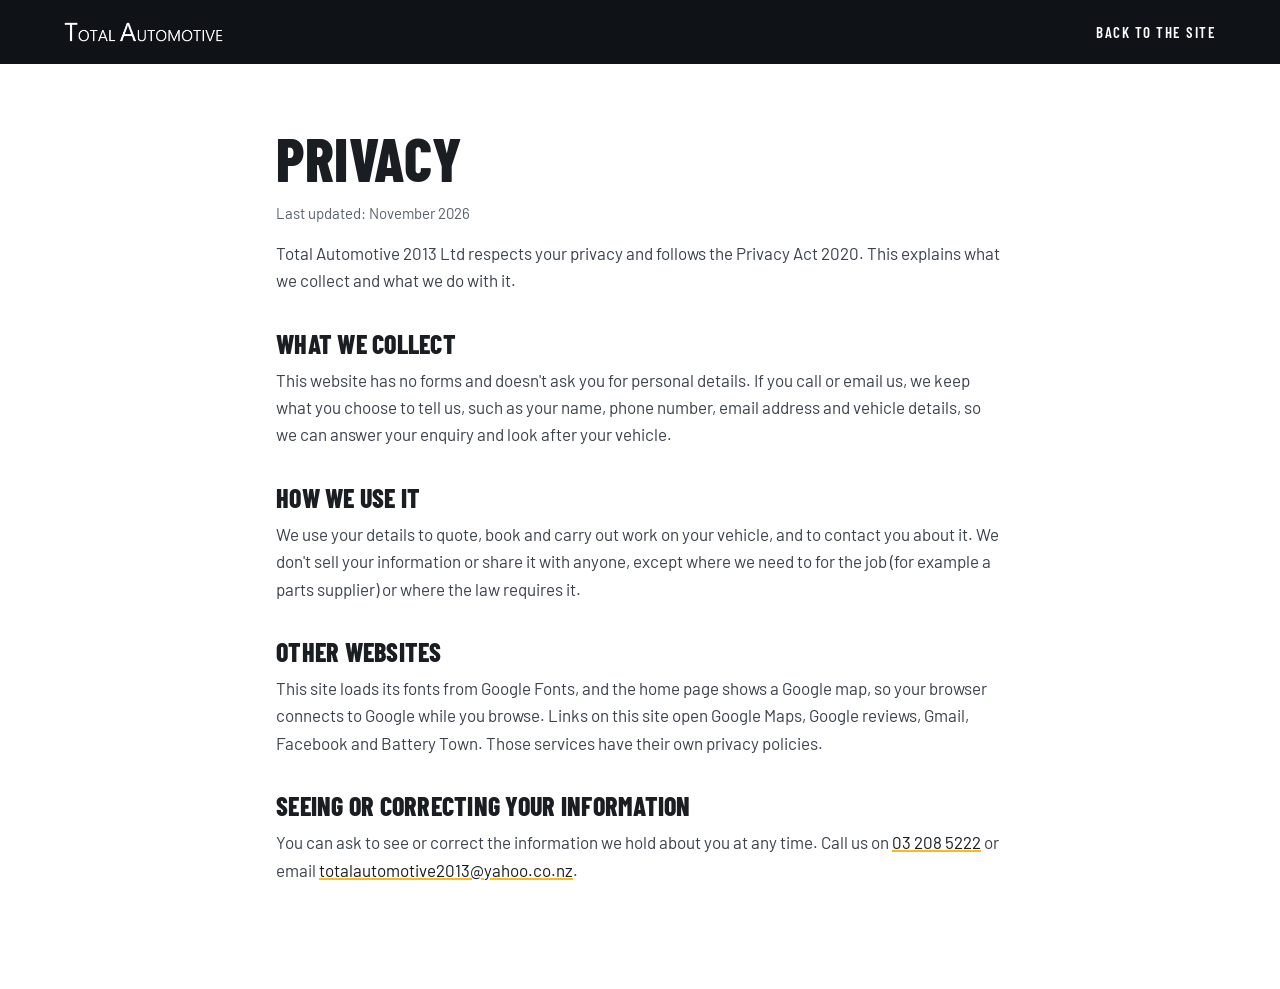
<file: privacy.html>
<!doctype html>
<html lang="en-NZ">
<head>
<meta charset="utf-8">
<meta name="viewport" content="width=device-width, initial-scale=1">
<title>Privacy | Total Automotive Gore</title>
<meta name="robots" content="noindex, nofollow">
<link rel="icon" href="img/favicon.png" type="image/png">
<link rel="preconnect" href="https://fonts.googleapis.com">
<link rel="preconnect" href="https://fonts.gstatic.com" crossorigin>
<link href="https://fonts.googleapis.com/css2?family=Barlow+Condensed:wght@600;700;800&family=Barlow:wght@400;500;600;700&display=swap" rel="stylesheet">
<link rel="stylesheet" href="style.css">
<style>
  .legal-top { background: var(--ink); padding: 22px 0; }
  .legal-top .wrap { display: flex; align-items: center; justify-content: space-between; gap: 16px; }
  .legal-top img { height: 20px; width: auto; }
  .legal-top a.back { color: #fff; font: 600 15px/1 var(--display); text-transform: uppercase; letter-spacing: 0.1em; text-decoration: none; }
  .legal { max-width: 760px; margin: 0 auto; padding: 64px 16px 88px; }
  .legal h1 { font-size: clamp(40px, 6vw, 60px); margin-bottom: 12px; }
  .legal h2 { font-size: 26px; margin: 36px 0 10px; }
  .legal p, .legal li { color: #3b424b; }
  .legal a { color: var(--text); text-decoration-color: var(--amber); text-decoration-thickness: 2px; }
  .legal .upd { color: var(--muted); font-size: 15px; }
</style>
</head>
<body>
<header class="legal-top">
  <div class="wrap">
    <a href="index.html"><img src="img/logo-wordmark.png" width="1224" height="154" alt="Total Automotive"></a>
    <a class="back" href="index.html">Back to the site</a>
  </div>
</header>
<main class="legal">
  <h1>Privacy</h1>
  <p class="upd">Last updated: November 2026</p>

  <p>Total Automotive 2013 Ltd respects your privacy and follows the Privacy Act 2020. This explains what we collect and what we do with it.</p>

  <h2>What we collect</h2>
  <p>This website has no forms and doesn't ask you for personal details. If you call or email us, we keep what you choose to tell us, such as your name, phone number, email address and vehicle details, so we can answer your enquiry and look after your vehicle.</p>

  <h2>How we use it</h2>
  <p>We use your details to quote, book and carry out work on your vehicle, and to contact you about it. We don't sell your information or share it with anyone, except where we need to for the job (for example a parts supplier) or where the law requires it.</p>

  <h2>Other websites</h2>
  <p>This site loads its fonts from Google Fonts, and the home page shows a Google map, so your browser connects to Google while you browse. Links on this site open Google Maps, Google reviews, Gmail, Facebook and Battery Town. Those services have their own privacy policies.</p>

  <h2>Seeing or correcting your information</h2>
  <p>You can ask to see or correct the information we hold about you at any time. Call us on <a href="tel:+6432085222">03 208 5222</a> or email <a href="https://mail.google.com/mail/?view=cm&amp;fs=1&amp;to=totalautomotive2013%40yahoo.co.nz&amp;su=Privacy%20request" target="_blank" rel="noopener">totalautomotive2013&#64;yahoo.co.nz</a>.</p>
</main>
</body>
</html>
</file>
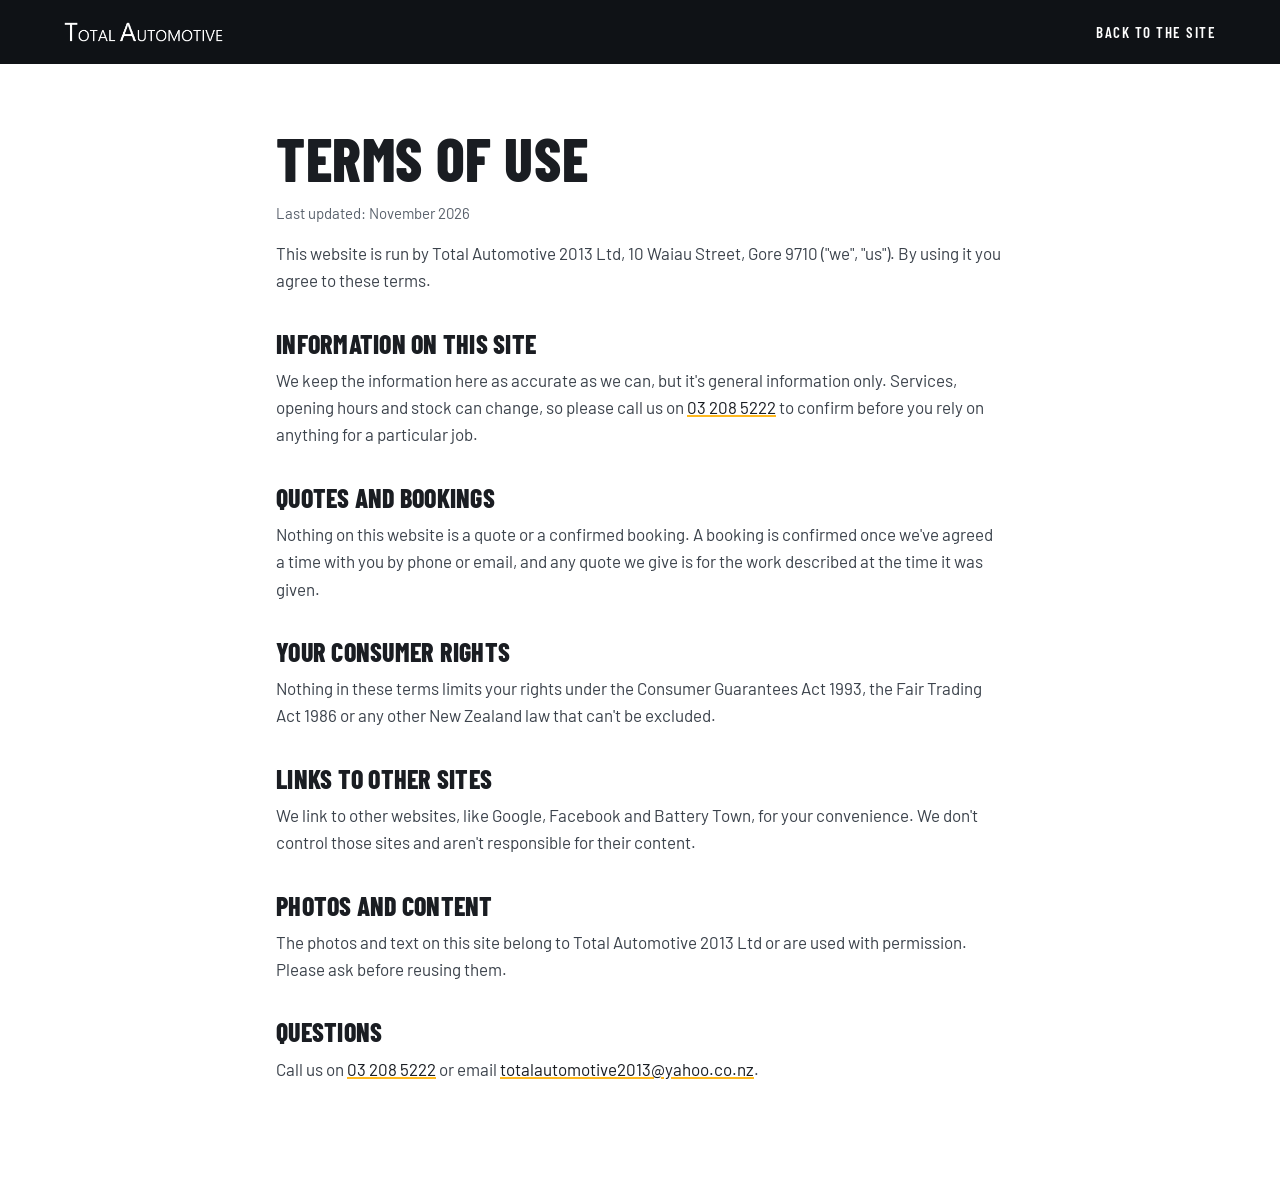
<file: terms.html>
<!doctype html>
<html lang="en-NZ">
<head>
<meta charset="utf-8">
<meta name="viewport" content="width=device-width, initial-scale=1">
<title>Terms | Total Automotive Gore</title>
<meta name="robots" content="noindex, nofollow">
<link rel="icon" href="img/favicon.png" type="image/png">
<link rel="preconnect" href="https://fonts.googleapis.com">
<link rel="preconnect" href="https://fonts.gstatic.com" crossorigin>
<link href="https://fonts.googleapis.com/css2?family=Barlow+Condensed:wght@600;700;800&family=Barlow:wght@400;500;600;700&display=swap" rel="stylesheet">
<link rel="stylesheet" href="style.css">
<style>
  .legal-top { background: var(--ink); padding: 22px 0; }
  .legal-top .wrap { display: flex; align-items: center; justify-content: space-between; gap: 16px; }
  .legal-top img { height: 20px; width: auto; }
  .legal-top a.back { color: #fff; font: 600 15px/1 var(--display); text-transform: uppercase; letter-spacing: 0.1em; text-decoration: none; }
  .legal { max-width: 760px; margin: 0 auto; padding: 64px 16px 88px; }
  .legal h1 { font-size: clamp(40px, 6vw, 60px); margin-bottom: 12px; }
  .legal h2 { font-size: 26px; margin: 36px 0 10px; }
  .legal p, .legal li { color: #3b424b; }
  .legal a { color: var(--text); text-decoration-color: var(--amber); text-decoration-thickness: 2px; }
  .legal .upd { color: var(--muted); font-size: 15px; }
</style>
</head>
<body>
<header class="legal-top">
  <div class="wrap">
    <a href="index.html"><img src="img/logo-wordmark.png" width="1224" height="154" alt="Total Automotive"></a>
    <a class="back" href="index.html">Back to the site</a>
  </div>
</header>
<main class="legal">
  <h1>Terms of use</h1>
  <p class="upd">Last updated: November 2026</p>

  <p>This website is run by Total Automotive 2013 Ltd, 10 Waiau Street, Gore 9710 ("we", "us"). By using it you agree to these terms.</p>

  <h2>Information on this site</h2>
  <p>We keep the information here as accurate as we can, but it's general information only. Services, opening hours and stock can change, so please call us on <a href="tel:+6432085222">03 208 5222</a> to confirm before you rely on anything for a particular job.</p>

  <h2>Quotes and bookings</h2>
  <p>Nothing on this website is a quote or a confirmed booking. A booking is confirmed once we've agreed a time with you by phone or email, and any quote we give is for the work described at the time it was given.</p>

  <h2>Your consumer rights</h2>
  <p>Nothing in these terms limits your rights under the Consumer Guarantees Act 1993, the Fair Trading Act 1986 or any other New Zealand law that can't be excluded.</p>

  <h2>Links to other sites</h2>
  <p>We link to other websites, like Google, Facebook and Battery Town, for your convenience. We don't control those sites and aren't responsible for their content.</p>

  <h2>Photos and content</h2>
  <p>The photos and text on this site belong to Total Automotive 2013 Ltd or are used with permission. Please ask before reusing them.</p>

  <h2>Questions</h2>
  <p>Call us on <a href="tel:+6432085222">03 208 5222</a> or email <a href="https://mail.google.com/mail/?view=cm&amp;fs=1&amp;to=totalautomotive2013%40yahoo.co.nz&amp;su=Website%20terms%20question" target="_blank" rel="noopener">totalautomotive2013&#64;yahoo.co.nz</a>.</p>
</main>
</body>
</html>
</file>
<file: style.css>
/* Total Automotive Gore. Image-led: dark anchors, one amber accent, sharp corners. */
:root {
  --ink: #0f1216;
  --ink-2: #161a20;
  --steel: #252b33;
  --bone: #f3f0ea;
  --paper: #ffffff;
  --text: #1a1d22;
  --muted: #59616c;
  --soft: #aab2bc;
  --amber: #ffb81c;
  --amber-press: #f0a800;
  --amber-ink: #8a5c00;
  --line: rgba(255, 255, 255, 0.12);
  --rule: #e2ddd4;
  --radius: 4px;
  --display: "Barlow Condensed", "Arial Narrow", sans-serif;
  --body: "Barlow", system-ui, sans-serif;
  --nav-h: 72px;
}

*, *::before, *::after { box-sizing: border-box; }
html { scroll-behavior: smooth; scroll-padding-top: var(--nav-h); -webkit-text-size-adjust: 100%; }
body { margin: 0; background: var(--paper); color: var(--text); font: 400 17px/1.6 var(--body); overflow-x: hidden; }
img { max-width: 100%; height: auto; display: block; image-orientation: from-image; }
a { color: inherit; }
h1, h2, h3 { font-family: var(--display); font-weight: 800; text-transform: uppercase; letter-spacing: 0.01em; line-height: 1.02; margin: 0; }
p { margin: 0 0 1em; }
.wrap { width: 100%; max-width: 1200px; margin: 0 auto; padding: 0 24px; }
.skip { position: absolute; left: -999px; top: 8px; background: var(--amber); color: var(--ink); padding: 10px 14px; z-index: 100; font-weight: 700; }
.skip:focus { left: 8px; }
:focus-visible { outline: 3px solid var(--amber); outline-offset: 3px; }

.eyebrow { font-family: var(--display); font-weight: 700; text-transform: uppercase; letter-spacing: 0.16em; font-size: 14px; color: var(--amber-ink); margin: 0 0 12px; display: flex; align-items: center; gap: 10px; flex-wrap: wrap; }
.eyebrow::before { content: ""; width: 28px; height: 3px; background: var(--amber); display: inline-block; }
.eyebrow .dot { width: 5px; height: 5px; border-radius: 50%; background: currentColor; display: inline-block; opacity: 0.8; }

/* Buttons */
.btn { display: inline-flex; align-items: center; justify-content: center; gap: 10px; min-height: 48px; padding: 0 22px; border-radius: var(--radius); font: 700 16px/1 var(--display); text-transform: uppercase; letter-spacing: 0.08em; text-decoration: none; border: 2px solid transparent; transition: background 0.2s, color 0.2s, border-color 0.2s, transform 0.2s; cursor: pointer; }
.btn svg { width: 18px; height: 18px; fill: currentColor; flex: none; }
.btn-lg { min-height: 56px; padding: 0 28px; font-size: 18px; }
.btn-amber { background: var(--amber); color: var(--ink); }
.btn-amber:hover { background: var(--amber-press); transform: translateY(-1px); }
.btn-ghost { border-color: rgba(255, 255, 255, 0.55); color: #fff; }
.btn-ghost:hover { border-color: #fff; background: rgba(255, 255, 255, 0.08); }
.btn-dark { background: var(--ink); color: #fff; }
.btn-dark:hover { background: var(--steel); }

/* Nav */
.nav { position: fixed; inset: 0 0 auto 0; z-index: 50; height: var(--nav-h); transition: background 0.3s, box-shadow 0.3s; }
.nav.solid, .nav.open { background: var(--ink); box-shadow: 0 1px 0 var(--line); }
.nav-in { height: 100%; max-width: 1280px; margin: 0 auto; padding: 0 24px; display: flex; align-items: center; gap: 28px; }
.brand { display: flex; align-items: center; gap: 12px; text-decoration: none; flex: none; }
.brand img { height: 22px; width: auto; }
.brand-sub { font: 700 13px/1 var(--display); letter-spacing: 0.24em; text-transform: uppercase; color: var(--amber); padding-left: 12px; border-left: 1px solid rgba(255, 255, 255, 0.3); }
.links { display: flex; gap: 26px; margin-left: auto; }
.links a { color: #fff; text-decoration: none; font: 600 16px/1 var(--display); text-transform: uppercase; letter-spacing: 0.1em; opacity: 0.88; padding: 8px 0; border-bottom: 2px solid transparent; }
.links a:hover { opacity: 1; border-bottom-color: var(--amber); }
.nav-call { min-height: 44px; padding: 0 16px; font-size: 15px; }
.burger { display: none; width: 46px; height: 46px; border: 0; background: transparent; padding: 11px; cursor: pointer; margin-left: 4px; }
.burger span { display: block; height: 2px; background: #fff; margin: 5px 0; transition: transform 0.25s, opacity 0.25s; }
.nav.open .burger span:nth-child(1) { transform: translateY(7px) rotate(45deg); }
.nav.open .burger span:nth-child(2) { opacity: 0; }
.nav.open .burger span:nth-child(3) { transform: translateY(-7px) rotate(-45deg); }

/* Hero */
.hero { position: relative; min-height: 100vh; min-height: 100svh; max-height: 980px; display: flex; align-items: flex-end; background: var(--ink); color: #fff; overflow: hidden; }
.slides { position: absolute; inset: 0; }
.slide { position: absolute; inset: 0; width: 100%; height: 100%; object-fit: cover; opacity: 0; transition: opacity 1.4s ease; filter: saturate(0.9) contrast(1.06); transform: scale(1.06); }
.slide.is-on { opacity: 1; animation: kenburns 7.5s ease-out forwards; }
@keyframes kenburns { from { transform: scale(1.1); } to { transform: scale(1); } }
.hero::after { content: ""; position: absolute; inset: 0; background: linear-gradient(180deg, rgba(15, 18, 22, 0.62) 0%, rgba(15, 18, 22, 0.3) 38%, rgba(15, 18, 22, 0.88) 100%); }
.hero-in { position: relative; z-index: 2; width: 100%; max-width: 1200px; margin: 0 auto; padding: calc(var(--nav-h) + 48px) 24px 56px; }
.hero .eyebrow { color: var(--amber); }
.hero h1 { font-size: clamp(46px, 8vw, 104px); max-width: 12ch; text-wrap: balance; }
.lede { font-size: clamp(17px, 2vw, 21px); max-width: 40em; color: rgba(255, 255, 255, 0.9); margin: 20px 0 30px; }
.cta-row { display: flex; flex-wrap: wrap; gap: 14px; }
.rating { display: inline-flex; align-items: center; gap: 12px; margin-top: 28px; padding: 10px 16px; border-radius: 999px; background: rgba(255, 255, 255, 0.12); border: 1px solid rgba(255, 255, 255, 0.24); -webkit-backdrop-filter: blur(10px); backdrop-filter: blur(10px); color: #fff; text-decoration: none; font-size: 15px; }
.rating:hover { background: rgba(255, 255, 255, 0.18); }
.rating .g svg { width: 20px; height: 20px; display: block; }
.stars { display: inline-flex; gap: 2px; }
.stars i { width: 15px; height: 15px; display: inline-block; background: var(--amber); clip-path: polygon(50% 0, 61% 35%, 98% 35%, 68% 57%, 79% 91%, 50% 70%, 21% 91%, 32% 57%, 2% 35%, 39% 35%); }
.stars i.part { background: linear-gradient(90deg, var(--amber) 30%, rgba(255, 255, 255, 0.35) 30%); }

/* Trust strip */
.trust { background: var(--ink-2); color: #fff; border-top: 1px solid var(--line); }
.trust-in { display: grid; grid-template-columns: repeat(3, 1fr); }
.t { display: flex; gap: 16px; align-items: flex-start; padding: 30px 28px 30px 0; }
.t + .t { padding-left: 28px; border-left: 1px solid var(--line); }
.t svg { width: 30px; height: 30px; fill: var(--amber); flex: none; margin-top: 2px; }
.t h2 { font-size: 22px; margin-bottom: 6px; }
.t p { margin: 0; color: var(--soft); font-size: 15.5px; }

/* Section heads */
section { position: relative; }
.head { max-width: 760px; margin-bottom: 44px; }
.head h2 { font-size: clamp(36px, 5vw, 60px); }
.head .sub { color: var(--muted); font-size: 18px; margin: 16px 0 0; }

/* Services */
.services { background: var(--bone); padding: 104px 0; }
.cards { display: grid; grid-template-columns: repeat(3, 1fr); gap: 24px; }
.card { background: var(--paper); border-radius: var(--radius); overflow: hidden; box-shadow: 0 1px 0 var(--rule), 0 18px 40px -28px rgba(15, 18, 22, 0.35); display: flex; flex-direction: column; transition: transform 0.25s, box-shadow 0.25s; }
.card:hover { transform: translateY(-4px); box-shadow: 0 1px 0 var(--rule), 0 26px 50px -26px rgba(15, 18, 22, 0.45); }
.card .ph { aspect-ratio: 4 / 3; overflow: hidden; background: var(--ink); position: relative; }
.card .ph img { width: 100%; height: 100%; object-fit: cover; filter: saturate(0.9) contrast(1.06); transition: transform 0.6s ease; }
.card:hover .ph img { transform: scale(1.04); }
.card .ph::after { content: ""; position: absolute; left: 0; bottom: 0; width: 64px; height: 5px; background: var(--amber); }
.card .body { padding: 24px 24px 26px; }
.card h3 { font-size: 27px; margin-bottom: 10px; }
.card p { margin: 0; color: var(--muted); font-size: 16.5px; }
.card a { color: var(--text); text-decoration-color: var(--amber); text-decoration-thickness: 2px; text-underline-offset: 3px; }

/* Stats band */
.band { color: #fff; padding: 96px 0; overflow: hidden; background: var(--ink); }
.band-bg { position: absolute; inset: 0; background: linear-gradient(rgba(15, 18, 22, 0.78), rgba(15, 18, 22, 0.78)), url("img/band-1920.webp") center / cover no-repeat; background-attachment: scroll, fixed; filter: saturate(0.85); }
.band-in { position: relative; display: grid; grid-template-columns: repeat(3, 1fr); gap: 24px; text-align: center; }
.stat strong { display: block; font: 800 clamp(52px, 7vw, 88px)/1 var(--display); color: var(--amber); letter-spacing: 0.01em; }
.stat strong small { font-size: 0.45em; color: #fff; opacity: 0.8; margin-left: 4px; }
.stat span { display: block; margin-top: 10px; font: 600 16px/1.2 var(--display); text-transform: uppercase; letter-spacing: 0.16em; color: var(--soft); }

/* Work gallery */
.work { padding: 104px 0; background: var(--paper); }
.masonry { column-count: 3; column-gap: 18px; }
.masonry figure { margin: 0 0 18px; break-inside: avoid; position: relative; overflow: hidden; border-radius: var(--radius); background: var(--ink); }
.masonry img { width: 100%; height: auto; filter: saturate(0.9) contrast(1.06); transition: transform 0.6s ease; }
.masonry figure:hover img { transform: scale(1.03); }
.masonry figcaption { position: absolute; left: 0; right: 0; bottom: 0; padding: 36px 16px 14px; color: #fff; font: 700 17px/1.2 var(--display); text-transform: uppercase; letter-spacing: 0.06em; background: linear-gradient(180deg, transparent, rgba(15, 18, 22, 0.85)); }
.more { margin: 30px 0 0; text-align: center; }
.more > a:not(.btn) { color: var(--text); font-weight: 600; text-decoration-color: var(--amber); text-decoration-thickness: 2px; text-underline-offset: 4px; }

/* About */
.about { background: var(--bone); padding: 104px 0; }
.about-in { display: grid; grid-template-columns: 1.05fr 1fr; gap: 64px; align-items: center; }
.about-ph { position: relative; border-radius: var(--radius); overflow: hidden; aspect-ratio: 4 / 3; background: var(--ink); }
.about-ph img { width: 100%; height: 100%; object-fit: cover; filter: saturate(0.9) contrast(1.06); }
.about-ph .tag { position: absolute; left: 0; bottom: 0; background: var(--amber); color: var(--ink); font: 800 18px/1 var(--display); text-transform: uppercase; letter-spacing: 0.08em; padding: 14px 18px; }
.about-copy h2 { font-size: clamp(36px, 4.6vw, 56px); margin-bottom: 20px; }
.about-copy p { color: #3b424b; font-size: 18px; }
.checks { list-style: none; padding: 0; margin: 24px 0 30px; display: grid; gap: 12px; }
.checks li { position: relative; padding-left: 36px; font-weight: 600; }
.checks li::before { content: ""; position: absolute; left: 0; top: 2px; width: 24px; height: 24px; border-radius: 50%; background: var(--ink); }
.checks li::after { content: ""; position: absolute; left: 8px; top: 8px; width: 8px; height: 5px; border-left: 2.5px solid var(--amber); border-bottom: 2.5px solid var(--amber); transform: rotate(-45deg); }

/* Reviews */
.reviews { padding: 104px 0; background: var(--paper); }
.reviews .sub strong { color: var(--text); }
.rgrid { display: grid; grid-template-columns: repeat(3, 1fr); gap: 22px; }
.review { margin: 0; background: var(--paper); border: 1px solid var(--rule); border-top: 4px solid var(--amber); border-radius: var(--radius); padding: 26px 26px 24px; display: flex; flex-direction: column; }
.r-top { display: flex; align-items: center; justify-content: space-between; margin-bottom: 14px; }
.review .stars i { background: var(--amber); }
.gmark { font: 700 15px/1 Arial, sans-serif; color: #4285f4; border: 1px solid var(--rule); width: 28px; height: 28px; border-radius: 50%; display: grid; place-items: center; }
.review blockquote { margin: 0 0 18px; font-size: 17px; line-height: 1.6; color: #2b3138; flex: 1; }
.review figcaption { font: 700 18px/1.2 var(--display); text-transform: uppercase; letter-spacing: 0.06em; }
.review figcaption span { display: block; font: 500 13px/1.4 var(--body); text-transform: none; letter-spacing: 0; color: var(--muted); margin-top: 4px; }

/* Leave a review */
.leave { background: var(--ink); color: #fff; padding: 56px 0; }
.leave-in { display: flex; align-items: center; justify-content: space-between; gap: 28px; flex-wrap: wrap; }
.leave h2 { font-size: clamp(30px, 4vw, 44px); margin-bottom: 8px; }
.leave p { margin: 0; color: var(--soft); }

/* FAQ */
.faq { background: var(--bone); padding: 104px 0; }
.faq-in { display: grid; grid-template-columns: 0.9fr 1.4fr; gap: 56px; align-items: start; }
.qs { display: grid; gap: 12px; }
.qs details { background: var(--paper); border: 1px solid var(--rule); border-radius: var(--radius); }
.qs summary { list-style: none; cursor: pointer; padding: 20px 56px 20px 22px; font: 700 21px/1.25 var(--display); text-transform: uppercase; letter-spacing: 0.03em; position: relative; min-height: 44px; }
.qs summary::-webkit-details-marker { display: none; }
.qs summary::after { content: ""; position: absolute; right: 22px; top: 50%; width: 12px; height: 12px; border-right: 3px solid var(--amber-ink); border-bottom: 3px solid var(--amber-ink); transform: translateY(-70%) rotate(45deg); transition: transform 0.2s; }
.qs details[open] summary::after { transform: translateY(-30%) rotate(225deg); }
.qs details p { margin: 0; padding: 0 22px 22px; color: #3b424b; }
.qs details a { color: var(--text); text-decoration-color: var(--amber); text-decoration-thickness: 2px; }

/* Contact */
.contact { background: var(--ink); color: #fff; padding: 104px 0; }
.contact .eyebrow { color: var(--amber); }
.contact-in { display: grid; grid-template-columns: 1fr 1fr; gap: 64px; align-items: center; }
.c-info h2 { font-size: clamp(40px, 5vw, 64px); margin-bottom: 28px; }
.rows { list-style: none; padding: 0; margin: 0 0 28px; display: grid; gap: 18px; }
.rows li { display: flex; gap: 14px; align-items: flex-start; font-size: 18px; }
.rows svg { width: 22px; height: 22px; fill: var(--amber); flex: none; margin-top: 3px; }
.rows a { color: #fff; text-decoration: none; border-bottom: 1px solid rgba(255, 255, 255, 0.3); word-break: break-word; }
.rows a:hover { border-bottom-color: var(--amber); }
.rows span { color: rgba(255, 255, 255, 0.9); }
.social { display: flex; gap: 12px; }
.social a { display: inline-flex; align-items: center; gap: 10px; min-height: 44px; padding: 0 16px; border: 1px solid var(--line); border-radius: var(--radius); color: #fff; text-decoration: none; font: 600 15px/1 var(--display); text-transform: uppercase; letter-spacing: 0.1em; }
.social a:hover { border-color: var(--amber); }
.social svg { width: 20px; height: 20px; fill: currentColor; }
.c-cta { display: grid; gap: 16px; }
.big { display: flex; align-items: center; gap: 18px; padding: 26px 26px; border-radius: var(--radius); text-decoration: none; transition: transform 0.2s, background 0.2s, border-color 0.2s; }
.big svg { width: 34px; height: 34px; flex: none; fill: currentColor; }
.big strong { display: block; font: 800 26px/1.05 var(--display); text-transform: uppercase; letter-spacing: 0.02em; }
.big em { display: block; font-style: normal; margin-top: 6px; font-size: 16px; opacity: 0.85; }
.big.call { background: var(--amber); color: var(--ink); }
.big.call:hover { background: var(--amber-press); transform: translateY(-2px); }
.big.mail { border: 2px solid rgba(255, 255, 255, 0.35); color: #fff; }
.big.mail:hover { border-color: var(--amber); transform: translateY(-2px); }
.emblem { width: 260px; height: auto; margin: 18px auto 0; opacity: 0.85; }

/* Map */
.map { background: var(--ink); padding: 0 0 80px; }
.map iframe { width: 100%; height: 400px; border: 0; border-radius: var(--radius); display: block; filter: grayscale(0.2) contrast(1.05); background: var(--steel); }

/* Footer */
.foot { background: var(--ink-2); color: var(--soft); padding: 56px 0 28px; border-top: 1px solid var(--line); }
.foot-in { display: grid; grid-template-columns: 1.3fr 1fr auto; gap: 32px; align-items: start; }
.f-brand img { height: 20px; width: auto; margin-bottom: 18px; }
.f-brand p { margin: 0; line-height: 1.7; font-size: 15.5px; }
.f-brand a { color: #fff; text-decoration: none; }
.f-links { display: grid; grid-template-columns: repeat(2, auto); gap: 10px 32px; justify-content: start; }
.f-links a { color: #fff; text-decoration: none; font: 600 15px/1.4 var(--display); text-transform: uppercase; letter-spacing: 0.1em; opacity: 0.85; min-height: 30px; }
.f-links a:hover { opacity: 1; color: var(--amber); }
.f-social a { display: inline-grid; place-items: center; width: 46px; height: 46px; border: 1px solid var(--line); border-radius: 50%; color: #fff; }
.f-social a:hover { border-color: var(--amber); color: var(--amber); }
.f-social svg { width: 20px; height: 20px; fill: currentColor; }
.copy { max-width: 1200px; margin: 40px auto 0; padding: 22px 24px 0; border-top: 1px solid var(--line); font-size: 14px; }

/* Reveal on scroll */
.reveal { opacity: 0; transform: translateY(26px); transition: opacity 0.7s ease, transform 0.7s ease; }
.reveal.in { opacity: 1; transform: none; }

@media (max-width: 1080px) {
  .links { gap: 18px; }
  .links a { font-size: 15px; }
}

@media (max-width: 960px) {
  :root { --nav-h: 64px; }
  .burger { display: block; }
  .links { position: fixed; top: var(--nav-h); left: 0; right: 0; flex-direction: column; gap: 0; margin: 0; background: var(--ink); padding: 8px 24px 20px; border-bottom: 1px solid var(--line); transform: translateY(-120%); visibility: hidden; transition: transform 0.3s ease, visibility 0.3s; }
  .nav.open .links { transform: none; visibility: visible; }
  .links a { padding: 16px 0; font-size: 20px; border-bottom: 1px solid var(--line); }
  .nav-call { margin-left: auto; }
  .cards, .rgrid { grid-template-columns: repeat(2, 1fr); }
  .masonry { column-count: 2; }
  .about-in, .contact-in, .faq-in { grid-template-columns: 1fr; gap: 40px; }
  .foot-in { grid-template-columns: 1fr; }
  .band-bg { background-attachment: scroll, scroll; }
}

@media (max-width: 700px) {
  body { font-size: 16.5px; }
  .wrap, .nav-in, .hero-in { padding-left: 16px; padding-right: 16px; }
  .nav-in { gap: 10px; }
  .brand img { height: 16px; }
  .brand-sub { display: none; }
  .hero .eyebrow .dot, .hero .eyebrow .eb-addr { display: none; }
  .nav-call span { display: none; }
  .nav-call { width: 46px; padding: 0; }
  .hero-in { padding-bottom: 40px; }
  .hero h1 { font-size: clamp(42px, 12.5vw, 60px); }
  .lede { margin: 16px 0 24px; }
  .cta-row .btn { flex: 1 1 100%; }
  .rating { margin-top: 22px; font-size: 14px; }
  .trust-in { grid-template-columns: 1fr; }
  .t, .t + .t { padding: 22px 0; border-left: 0; }
  .t + .t { border-top: 1px solid var(--line); }
  .services, .work, .about, .reviews, .faq, .contact { padding: 72px 0; }
  .cards, .rgrid { grid-template-columns: 1fr; }
  .band { padding: 64px 0; }
  .band-bg { background-image: linear-gradient(rgba(15, 18, 22, 0.78), rgba(15, 18, 22, 0.78)), url("img/band-1080.webp"); }
  .band-in { grid-template-columns: 1fr; gap: 34px; }
  .masonry { column-count: 1; }
  .head { margin-bottom: 32px; }
  .leave-in .btn { width: 100%; }
  .big { padding: 22px 18px; }
  .big strong { font-size: 22px; }
  .map iframe { height: 320px; }
  .map { padding-bottom: 56px; }
  .f-links { grid-template-columns: repeat(2, 1fr); }
}

@media (prefers-reduced-motion: reduce) {
  html { scroll-behavior: auto; }
  .slide, .slide.is-on { animation: none; transition: none; transform: none; }
  .reveal { opacity: 1; transform: none; transition: none; }
  .card, .card .ph img, .masonry img, .btn, .big { transition: none; }
}
</file>
